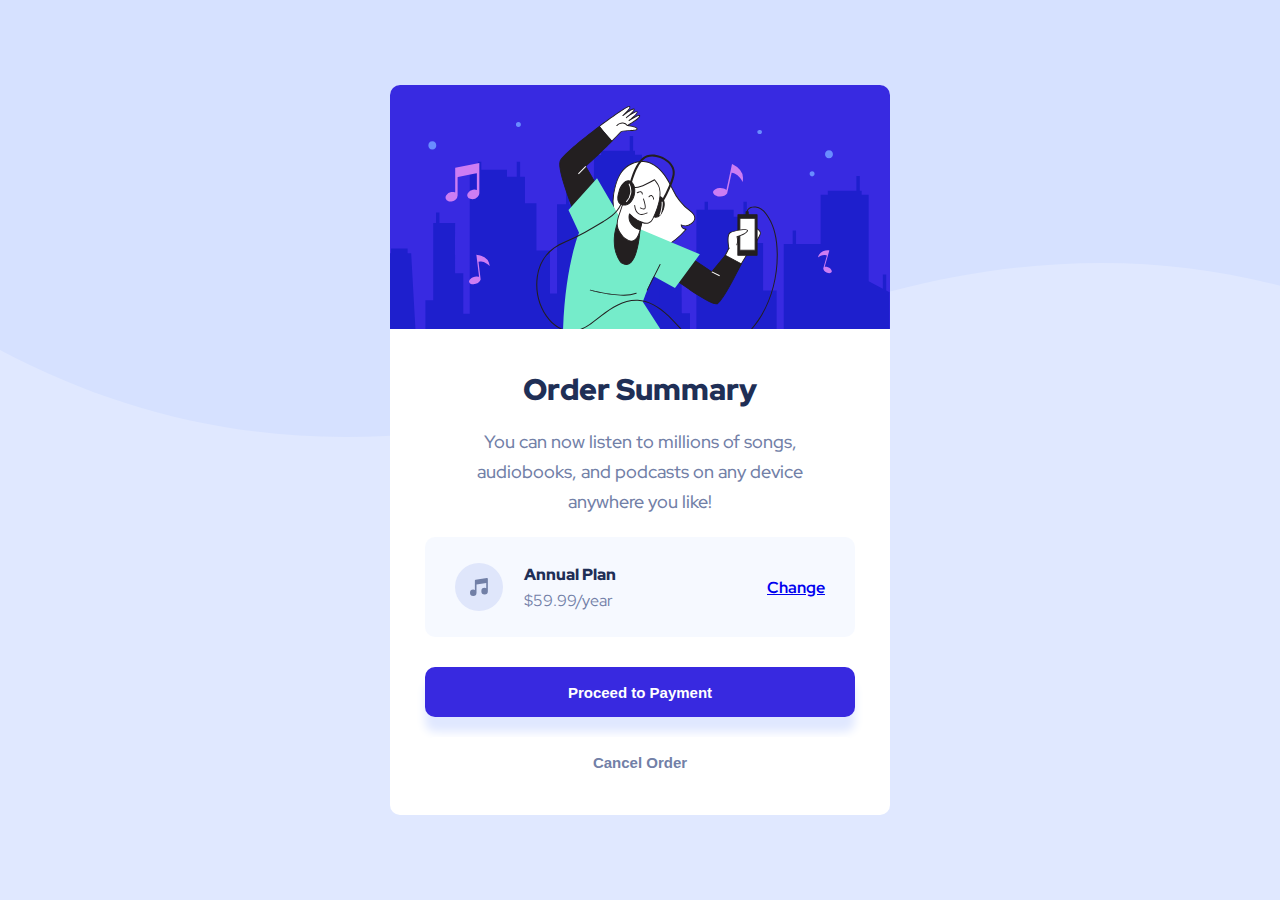
<file: index.html>
<!DOCTYPE html>
<html lang="en">
     <head>
          <meta charset="UTF-8" />
          <meta
               name="viewport"
               content="width=device-width, initial-scale=1.0" />

          <link
               rel="icon"
               type="image/png"
               sizes="32x32"
               href="./images/favicon-32x32.png" />

          <title>Frontend Mentor | Order summary card</title>
          <link rel="stylesheet" href="style.css" />
     </head>
     <body>
          <main>
               <div class="container">
                    <div>
                         <img
                              src="./images/illustration-hero.svg"
                              alt=""
                              class="image" />
                    </div>
                    <div class="content">
                         <h1>Order Summary</h1>
                         <p class="description">
                              You can now listen to millions of songs,
                              audiobooks, and podcasts on any device anywhere
                              you like!
                         </p>
                         <div class="pricing">
                              <div class="musicIcon">
                                   <img src="./images/icon-music.svg" alt="" />
                              </div>
                              <div>
                                   <p class="plan">Annual Plan</p>
                                   <p class="price">$59.99/year</p>
                              </div>
                              <div>
                                   <a href="#">Change</a>
                              </div>
                         </div>
                         <div class="btn">
                              <button class="proceed">
                                   Proceed to Payment
                              </button>
                              <button class="cancel">Cancel Order</button>
                         </div>
                    </div>
               </div>
          </main>
     </body>
</html>
</file>
<file: style.css>
@import url('https://fonts.googleapis.com/css2?family=Red+Hat+Display:wght@500;700;900&display=swap');

body {
    margin: 0;
    padding: 0;
    box-sizing: border-box;
    font-family: 'Red Hat Display', sans-serif;
    display: flex;
    flex-direction: column;
    align-items: center;
    justify-content: center;
    height: 100vh;
    background-image: url(./images/pattern-background-desktop.svg);
    background-repeat: repeat-x;
    background-color: hsl(225, 100%, 94%);
}

.container {
    background-color: white;
    height: 730px;
    max-width: 500px;
    border-radius: 0.625rem;
}

.image {
    width: 500px;
    max-width: 100%;
    border-radius: 0.625rem 0.625rem 0 0;
}

.content {
    display: flex;
    flex-direction: column;
    align-items: center;
    justify-content: center;
    padding: 0 35px;
}

.description {
    text-align: center;
    line-height: 30px;
    padding: 0 20px;
    font-weight: 500;
    font-size: 18px;
}

.pricing {
    display: flex;
    align-items: center;
    justify-content: space-between;
    font-size: 14px;
    width: 100%;
    height: 100px;
    border-radius: 0.625rem;
    background-color: hsl(225, 100%, 94%, 28%);
    margin-bottom: 30px;
    font-size: 16px;
}

a {
    font-weight: 700;
    margin-right: 30px;
}

h1 {
    font-weight: 900;
    font-size: 30px;
    margin-top: 35px;
    margin-bottom: 0;
}

h1, .plan {
    color: hsl(223, 47%, 23%);
}

.description, .price {
    color: hsl(224, 23%, 55%);
    margin-bottom: 20px;
}

.pricing .plan {
    margin-bottom: 5px;
    font-weight: 900;
}

.plan, .price {
    margin: 0;
}

.musicIcon {
    display: flex;
    align-items: center;
    margin-right: -130px;
    margin-left: 30px;
}

.btn {
    width: 100%;
}

button {
    width: 100%;
    height: 50px;
    font-weight: 900;
    border-radius: 0.625rem;
    border: none;
    font-size: 15px;
}

.proceed {
    background-color: hsl(245, 75%, 52%);
    color: white;
    margin-bottom: 20px;
    box-shadow: 0px 15px 10px hsl(225, 100%, 94%);
}

.cancel {
    background-color: white;
    color: hsl(224, 23%, 55%);
}

a, .proceed, .cancel {
    cursor: pointer;
}

a:hover {
    text-decoration: none;
    color: hsl(245, 75%, 52%, 80%);
}

.proceed:hover {
    background-color: hsl(245, 75%, 52%, 80%);
}

.cancel:hover {
    color: hsl(223, 47%, 23%, 90%);
}


@media (max-width: 530px) {
    body {
        background-image: url(./images/pattern-background-mobile.svg);
        background-repeat: repeat-x;
    }
    .container {
        height: 600px;
        max-width: 350px;
    }

    h1 {
        font-size: 25px;
        margin-top: 30px;
    }

    .description {
        font-size: 15px;
        line-height: 25px;
        padding: 0 16px;
    }

    button, .pricing {
        font-size: 12px;
    }

    button {
        height: 50px;
    }

    .musicIcon {
        margin-left: 18px;
        margin-right: -50px;
    }

    a {
        margin-right: 18px;
    }

    .pricing {
        margin-bottom: 22px;
        height: 85px;
    }
}
</file>
